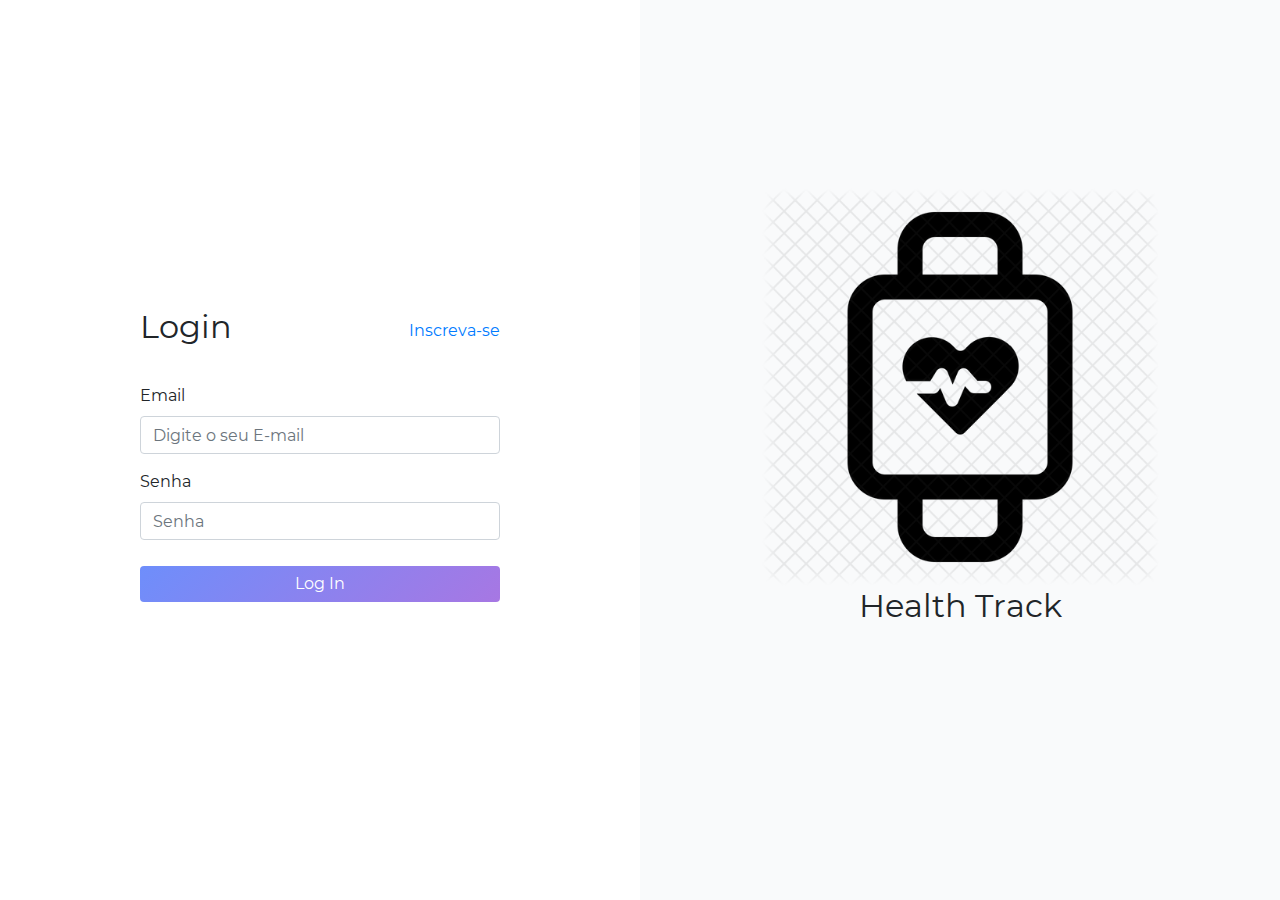
<file: index.html>
<!DOCTYPE html>
<html lang="pt-br">
<head>
	<meta charset="UTF-8">
	<meta name="viewport" content="width=device-width, initial-scale=1.0">
	<meta http-equiv="X-UA-Compatible" content="ie=edge">
	<link rel="stylesheet" href="css/all.css">
	<link rel="stylesheet" href="plugins/bootstrap/css/bootstrap.min.css">
	<link rel="stylesheet" href="plugins/fontawesome/css/all.min.css">	
	<title>Health Track</title>
</head>
<body>
	<div class="login">
		<div class="login-form">
			<div class="login-form-wrapper">
				<div class="login-title">
					<h2>Login</h2>
					<a href="views/register.html">Inscreva-se</a>
				</div>
				<form>
					<div class="form-group">
						<label for="email">Email</label>
						<input type="email" class="form-control" id="email" aria-describedby="emailHelp" placeholder="Digite o seu E-mail">
					</div>
					<div class="form-group">
						<label for="senha">Senha</label>
						<input type="password" class="form-control" id="senha" placeholder="Senha">
					</div>
					<button type="submit" class="btn">Log In</button>
				</form>
			</div>
		</div>
		<div class="banner-login">
			<img src="./images/health-tracker-1752610-1493060.png" alt="" >
			<h2>Health Track</h2>
		</div>
	</div>
	<script src="plugins/bootstrap/js/bootstrap.min.js"></script>
	<script src="plugins/fontawesome/js/all.min.js"></script>
	<script>
		let button = document.querySelector('form button.btn')
		button.addEventListener("click", () => {
			location.href = "views/dashboard.html"
		})
	</script>
</body>
</html>
</file>
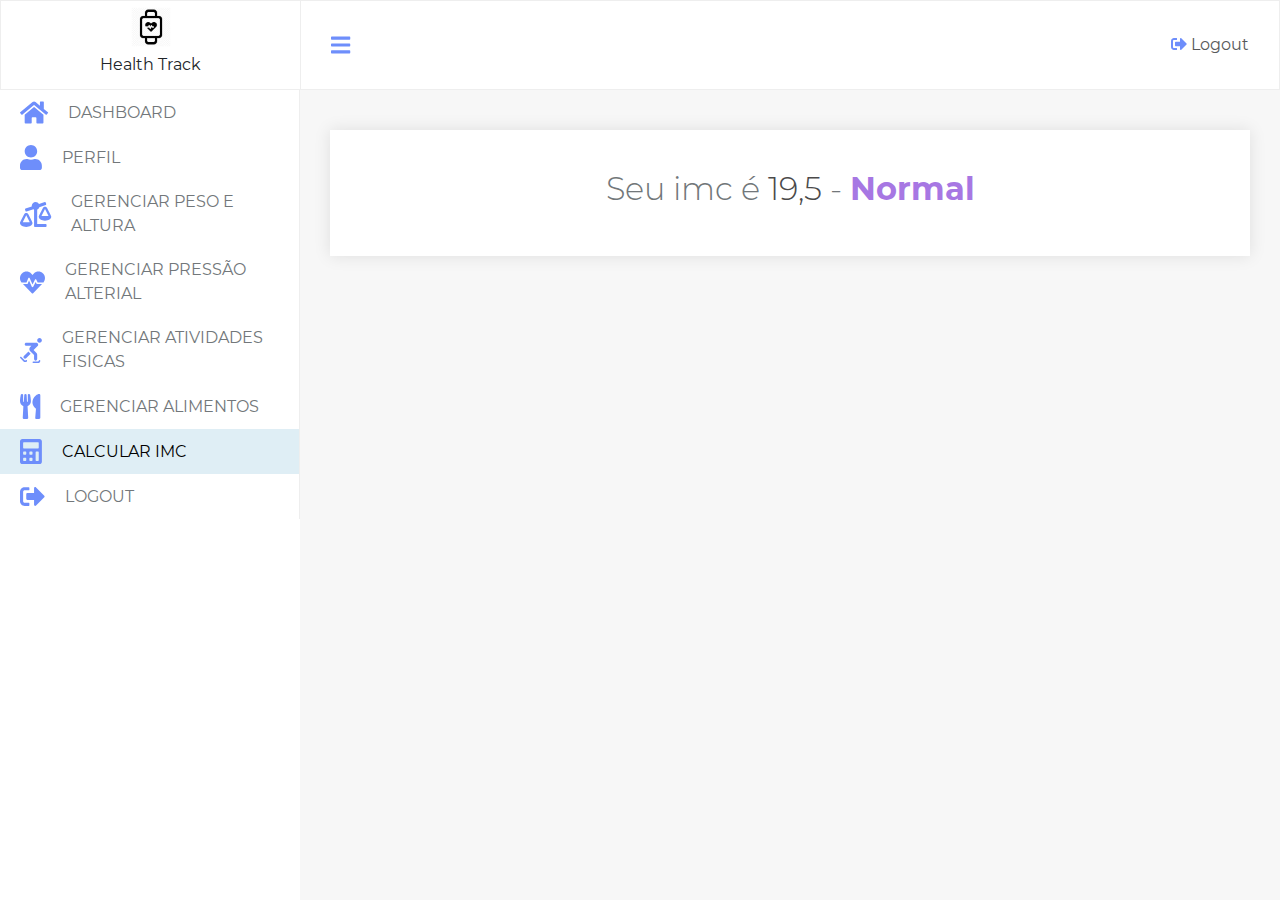
<file: views/calcularIMC.html>
<!DOCTYPE html>
<html lang="pt-br">
<head>
	<meta charset="UTF-8">
	<meta name="viewport" content="width=device-width, initial-scale=1.0">
	<meta http-equiv="X-UA-Compatible" content="ie=edge">
	<link rel="stylesheet" href="../css/all.css">
	<link rel="stylesheet" href="../plugins/bootstrap/css/bootstrap.min.css">
	<link rel="stylesheet" href="../plugins/fontawesome/css/all.min.css">	
	<title>Health Track</title>
</head>
<body>
  <div class="flex-dashboard">
    <sidebar id="sidebar">
      <div class="sidebar-title">
        <img src="../images/health-tracker-1752610-1493060.png" alt="Logo">
        <h2>Health Track</h2>
      </div>
      <div class="menu">
        <ul>
          <li>
            <i class="fas fa-home"></i>
            <a href="dashboard.html">Dashboard</a>
          </li>
          <li>
            <i class="fas fa-user"></i>
            <a href="perfil.html">Perfil</a>
          </li>
          <li>
            <i class="fas fa-balance-scale-left"></i>
            <a href="gerenciarPeso.html">Gerenciar Peso e Altura</a>
          </li>
          <li>
            <i class="fas fa-heartbeat"></i>
            <a href="gerenciarPressao.html">Gerenciar Pressão Alterial</a>
          </li>
          <li>
            <i class="fas fa-skating"></i>
            <a href="gerenciarAtividades.html">Gerenciar Atividades Fisicas</a>
          </li>
          <li>
            <i class="fas fa-utensils"></i>
            <a href="gerenciarAlimentos.html">Gerenciar Alimentos</a>
          </li>
          <li class="selected">
            <i class="fas fa-calculator"></i>
            <a href="calcularIMC.html">Calcular IMC</a>
          </li>
          <li class="sidebar_logout">
            <i class="fas fa-sign-out-alt"></i>
            <a href="../index.html">Logout</a>
          </li>
        </ul>
      </div>
    </sidebar>
    <main id="mainContent">
      <header>
        <i id="iconMenu" onclick="responsiveSidebar()" class="fas fa-bars"></i>
        <a href="../index.html"><i class="fas fa-sign-out-alt"></i> Logout</a>
      </header>
      <div class="main-content">
        <div class="imc-parent">
          <div class="imc">
            <h2>Seu imc é <span>19,5</span> - <span class="status-imc-desktop">Normal</span></h2>
            <span class="status-imc-mobile">Normal</span>
          </div>
        </div>
      </div>
    </main>
  </div>
	<script src="../plugins/bootstrap/js/bootstrap.min.js"></script>
  <script src="../plugins/fontawesome/js/all.min.js"></script>
  <script src="../js/menu.js"></script>
</body>
</html>
</file>
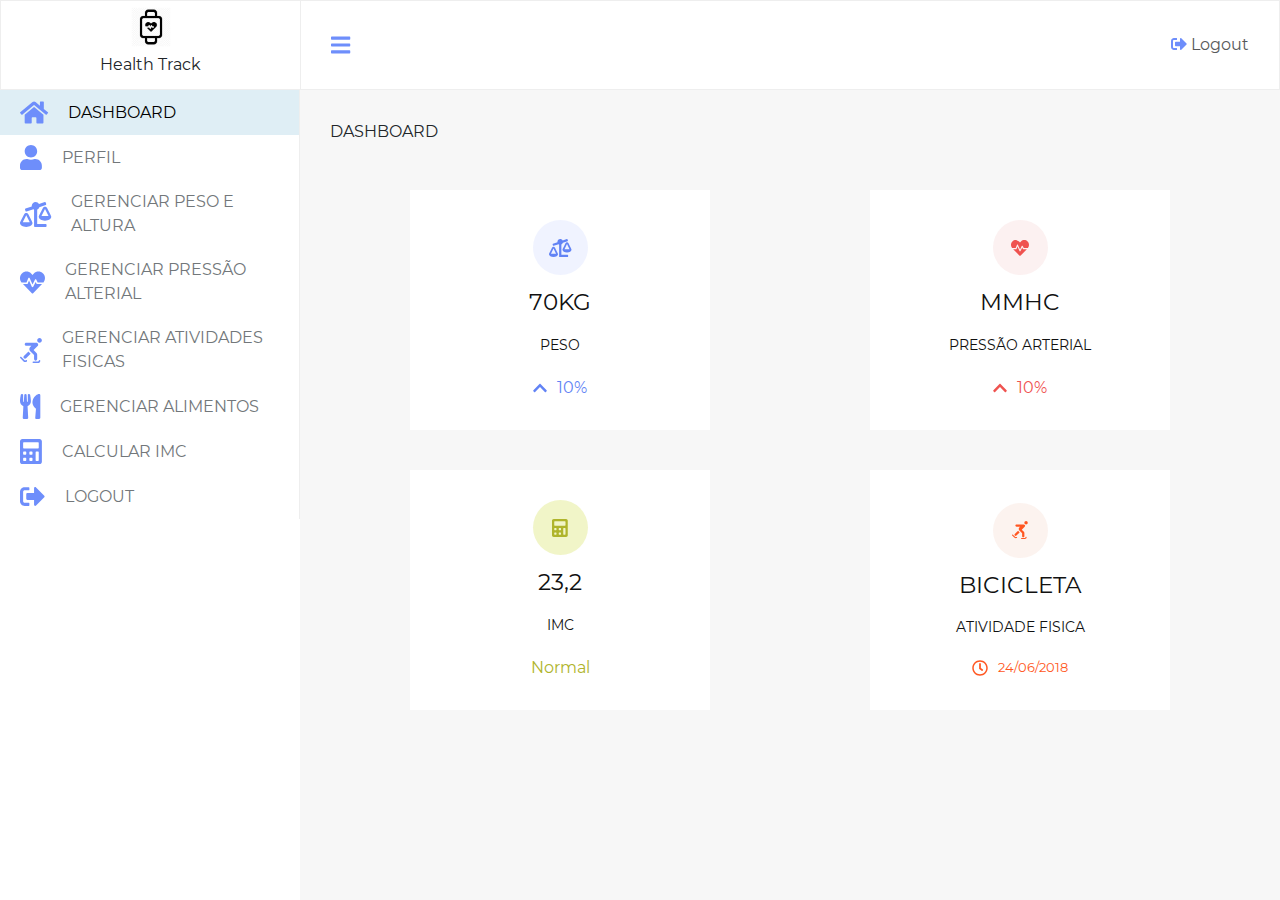
<file: views/dashboard.html>
<!DOCTYPE html>
<html lang="pt-br">
  <head>
    <meta charset="UTF-8">
    <meta name="viewport" content="width=device-width, initial-scale=1.0">
    <meta http-equiv="X-UA-Compatible" content="ie=edge">
    <link rel="stylesheet" href="../css/all.css">
    <link rel="stylesheet" href="../plugins/bootstrap/css/bootstrap.min.css">
    <link rel="stylesheet" href="../plugins/fontawesome/css/all.min.css">
    <title>Health Track</title>
  </head>
  <body>
    <div class="flex-dashboard">
      <sidebar id="sidebar">
        <div class="sidebar-title">
          <img src="../images/health-tracker-1752610-1493060.png" alt="Logo">
          <h2>Health Track</h2>
        </div>
        <div class="menu">
          <ul>
            <li class="selected">
              <i class="fas fa-home"></i>
              <a href="dashboard.html">Dashboard</a>
            </li>
            <li>
              <i class="fas fa-user"></i>
              <a href="perfil.html">Perfil</a>
            </li>
            <li>
              <i class="fas fa-balance-scale-left"></i>
              <a href="gerenciarPeso.html">Gerenciar Peso e Altura</a>
            </li>
            <li>
              <i class="fas fa-heartbeat"></i>
              <a href="gerenciarPressao.html">Gerenciar Pressão Alterial</a>
            </li>
            <li>
              <i class="fas fa-skating"></i>
              <a href="gerenciarAtividades.html">Gerenciar Atividades Fisicas</a>
            </li>
            <li>
              <i class="fas fa-utensils"></i>
              <a href="gerenciarAlimentos.html">Gerenciar Alimentos</a>
            </li>
            <li>
              <i class="fas fa-calculator"></i>
              <a href="calcularIMC.html">Calcular IMC</a>
            </li>
            <li class="sidebar_logout">
              <i class="fas fa-sign-out-alt"></i>
              <a href="../index.html">Logout</a>
            </li>
          </ul>
        </div>
      </sidebar>
      <main id="mainContent">
        <header>
          <i id="iconMenu" onclick="responsiveSidebar()" class="fas fa-bars"></i>
          <a href="../index.html"><i class="fas fa-sign-out-alt"></i> Logout</a>
        </header>
        <div class="main-content">
          <p>DASHBOARD</p>
          <div class="dashboard-content">
            <div class="dashboard-flex-parent">
              <div class="dashboard-box">
                <div class="dashboard-box-wrapper">
                  <div class="box-icon box-weight">
                    <i class="fas fa-balance-scale-left"></i>
                  </div>
                  <div class="value">70KG</div>
                  <div class="type">Peso</div>
                  <div class="box-value-percentual box-value-weight">
                    <i class="fas fa-chevron-up"></i>
                    <span>10%</span>
                  </div>
                </div>
              </div>
              <div class="dashboard-box">
                <div class="dashboard-box-wrapper">
                  <div class="box-icon box-pressure">
                    <i class="fas fa-heartbeat"></i>
                  </div>
                  <div class="value">MMHC</div>
                  <div class="type">Pressão Arterial</div>
                  <div class="box-value-percentual box-value-pressure">
                    <i class="fas fa-chevron-up"></i>
                    <span>10%</span>
                  </div>
                </div>
              </div>
              <div class="dashboard-box">
                <div class="dashboard-box-wrapper">
                  <div class="box-icon box-imc">
                    <i class="fas fa-calculator"></i>
                  </div>
                  <div class="value">23,2</div>
                  <div class="type">IMC</div>
                  <div class="box-value-percentual box-value-imc">
                    <span>Normal</span>
                  </div>
                </div>
              </div>
              <div class="dashboard-box">
                <div class="dashboard-box-wrapper">
                  <div class="box-icon box-workout">
                    <i class="fas fa-skating"></i>
                  </div>
                  <div class="value">Bicicleta</div>
                  <div class="type">Atividade Fisica</div>
                  <div class="box-value-percentual box-value-workout">
                    <i class="far fa-clock"></i>
                    <span>24/06/2018</span>
                  </div>
                </div>
              </div>
            </div>
          </div>
        </div>
      </main>
    </div>
    <script src="../plugins/bootstrap/js/bootstrap.min.js"></script>
    <script src="../plugins/fontawesome/js/all.min.js"></script>
    <script src="../js/menu.js"></script>
  </body>
</html>
</file>
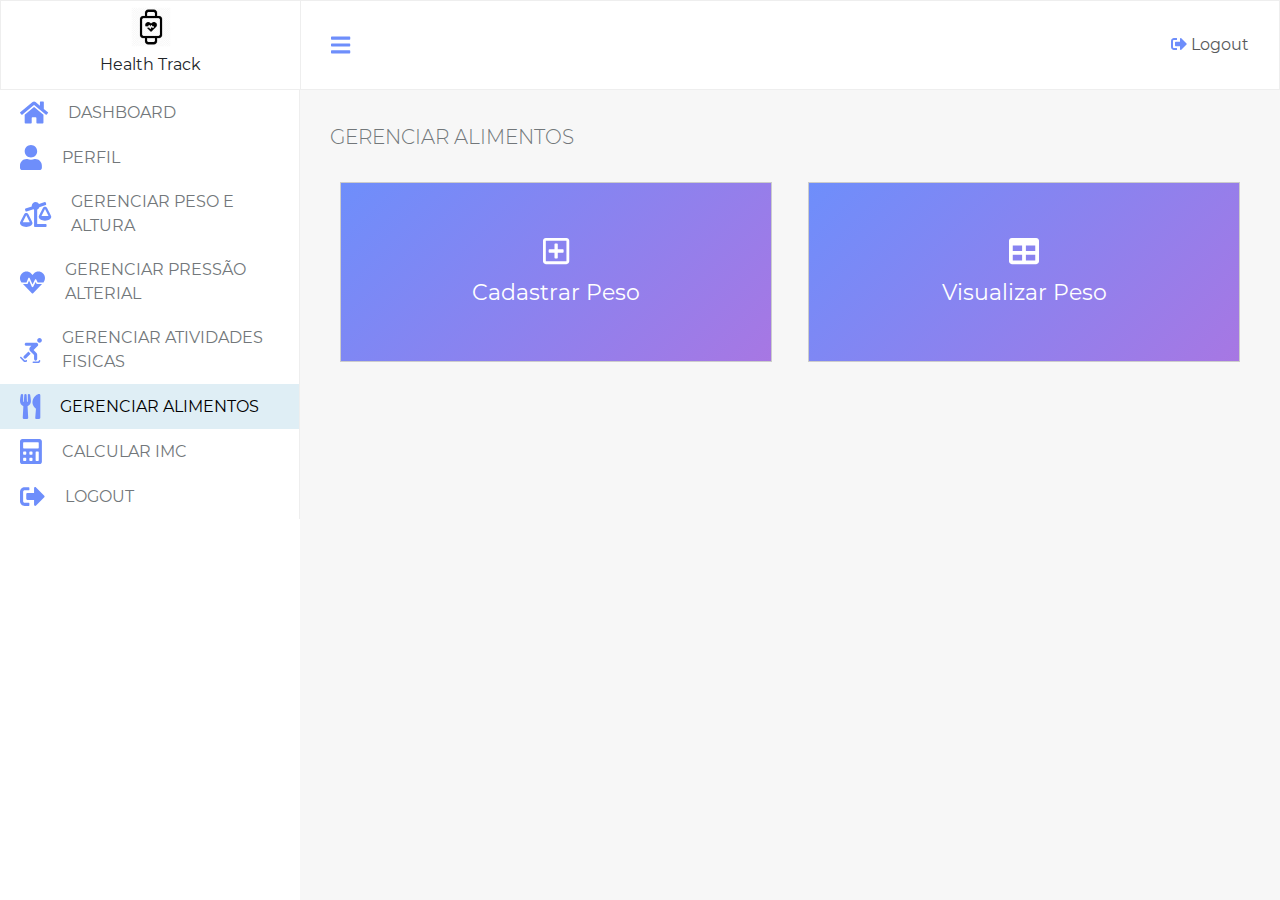
<file: views/gerenciarAlimentos.html>
<!DOCTYPE html>
<html lang="pt-br">
<head>
	<meta charset="UTF-8">
	<meta name="viewport" content="width=device-width, initial-scale=1.0">
	<meta http-equiv="X-UA-Compatible" content="ie=edge">
	<link rel="stylesheet" href="../css/all.css">
	<link rel="stylesheet" href="../plugins/bootstrap/css/bootstrap.min.css">
	<link rel="stylesheet" href="../plugins/fontawesome/css/all.min.css">	
	<title>Health Track</title>
</head>
<body>
  <div class="flex-dashboard">
    <sidebar id="sidebar">
      <div class="sidebar-title">
        <img src="../images/health-tracker-1752610-1493060.png" alt="Logo">
        <h2>Health Track</h2>
      </div>
      <div class="menu">
        <ul>
          <li>
            <i class="fas fa-home"></i>
            <a href="dashboard.html">Dashboard</a>
          </li>
          <li>
            <i class="fas fa-user"></i>
            <a href="perfil.html">Perfil</a>
          </li>
          <li>
            <i class="fas fa-balance-scale-left"></i>
            <a href="gerenciarPeso.html">Gerenciar Peso e Altura</a>
          </li>
          <li>
            <i class="fas fa-heartbeat"></i>
            <a href="gerenciarPressao.html">Gerenciar Pressão Alterial</a>
          </li>
          <li>
            <i class="fas fa-skating"></i>
            <a href="gerenciarAtividades.html">Gerenciar Atividades Fisicas</a>
          </li>
          <li class="selected">
            <i class="fas fa-utensils"></i>
            <a href="gerenciarAlimentos.html">Gerenciar Alimentos</a>
          </li>
          <li>
            <i class="fas fa-calculator"></i>
            <a href="calcularIMC.html">Calcular IMC</a>
          </li>
          <li class="sidebar_logout">
            <i class="fas fa-sign-out-alt"></i>
            <a href="../index.html">Logout</a>
          </li>
        </ul>
      </div>
    </sidebar>
    <main id="mainContent">
      <header>
        <i id="iconMenu" onclick="responsiveSidebar()" class="fas fa-bars"></i>
        <a href="../index.html"><i class="fas fa-sign-out-alt"></i> Logout</a>
      </header>
      <div class="main-content">
        <div class="main-content-title">
          <h2>Gerenciar Alimentos<h2>
        </div>
        <div class="panel-row">
          <button class="panel panel-50" a-view="cadastrarAlimentos" a-folder="alimentos" onclick="fetchContent(this)" >
            <i class="far fa-plus-square"></i>
            Cadastrar Peso
          </button>
          <button class="panel panel-50" a-view="visualizarAlimentos" a-folder="alimentos" onclick="fetchContent(this)">
            <i class="fas fa-table"></i>
            Visualizar Peso
          </button>
        </div>
        <div class="content" id="ajax-content">
        </div>
      </div>
    </main>
  </div>
	<script src="../plugins/bootstrap/js/bootstrap.min.js"></script>
  <script src="../plugins/fontawesome/js/all.min.js"></script>
  <script src="../js/ajax.js"></script>
  <script src="../js/menu.js"></script>
</body>
</html>
</file>
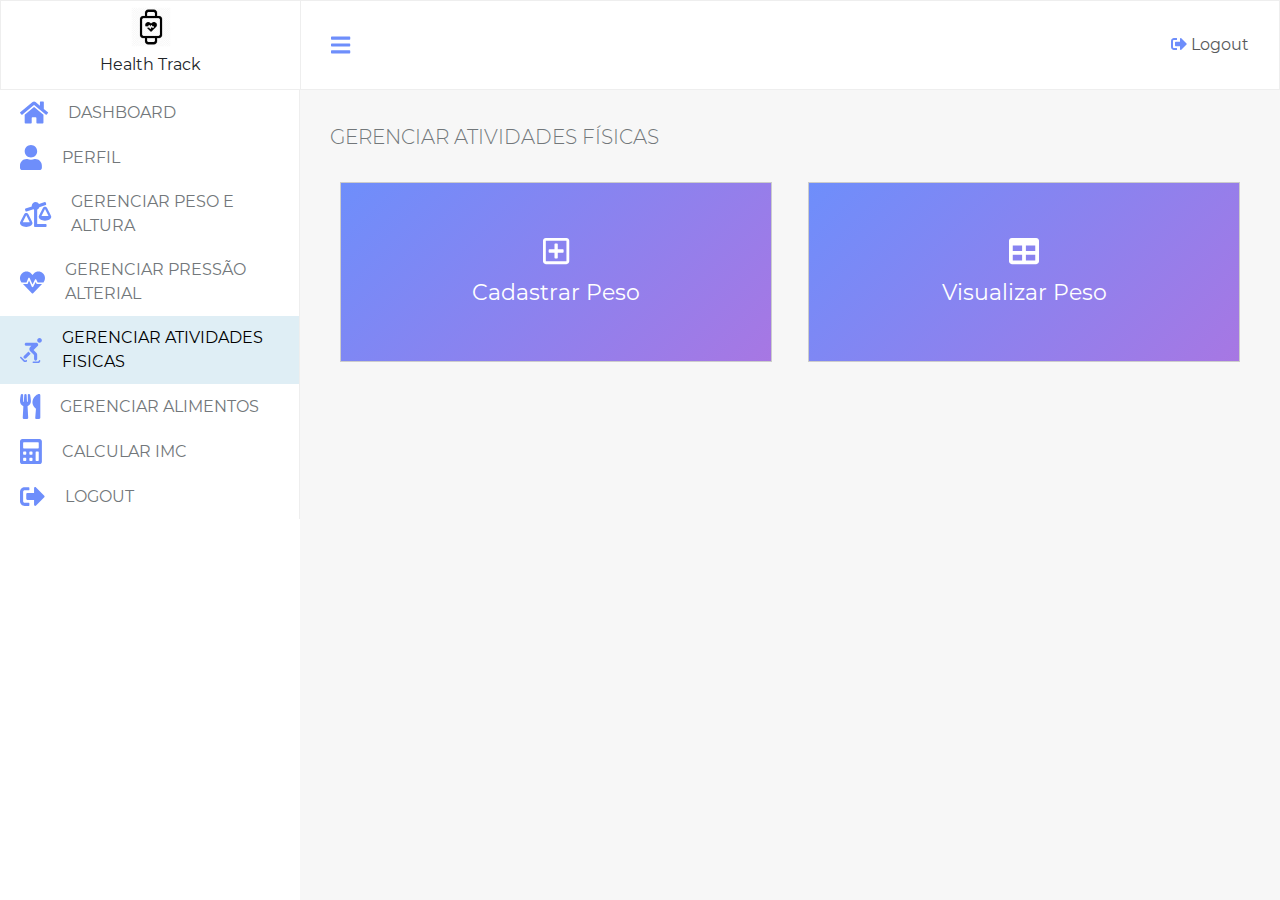
<file: views/gerenciarAtividades.html>
<!DOCTYPE html>
<html lang="pt-br">
<head>
	<meta charset="UTF-8">
	<meta name="viewport" content="width=device-width, initial-scale=1.0">
	<meta http-equiv="X-UA-Compatible" content="ie=edge">
	<link rel="stylesheet" href="../css/all.css">
	<link rel="stylesheet" href="../plugins/bootstrap/css/bootstrap.min.css">
	<link rel="stylesheet" href="../plugins/fontawesome/css/all.min.css">	
	<title>Health Track</title>
</head>
<body>
  <div class="flex-dashboard">
    <sidebar id="sidebar">
      <div class="sidebar-title">
        <img src="../images/health-tracker-1752610-1493060.png" alt="Logo">
        <h2>Health Track</h2>
      </div>
      <div class="menu">
        <ul>
          <li>
            <i class="fas fa-home"></i>
            <a href="dashboard.html">Dashboard</a>
          </li>
          <li>
            <i class="fas fa-user"></i>
            <a href="perfil.html">Perfil</a>
          </li>
          <li>
            <i class="fas fa-balance-scale-left"></i>
            <a href="gerenciarPeso.html">Gerenciar Peso e Altura</a>
          </li>
          <li>
            <i class="fas fa-heartbeat"></i>
            <a href="gerenciarPressao.html">Gerenciar Pressão Alterial</a>
          </li>
          <li class="selected">
            <i class="fas fa-skating"></i>
            <a href="gerenciarAtividades.html">Gerenciar Atividades Fisicas</a>
          </li>
          <li>
            <i class="fas fa-utensils"></i>
            <a href="gerenciarAlimentos.html">Gerenciar Alimentos</a>
          </li>
          <li>
            <i class="fas fa-calculator"></i>
            <a href="calcularIMC.html">Calcular IMC</a>
          </li>
          <li class="sidebar_logout">
            <i class="fas fa-sign-out-alt"></i>
            <a href="../index.html">Logout</a>
          </li>
        </ul>
      </div>
    </sidebar>
    <main id="mainContent">
      <header>
        <i id="iconMenu" onclick="responsiveSidebar()" class="fas fa-bars"></i>
        <a href="../index.html"><i class="fas fa-sign-out-alt"></i> Logout</a>
      </header>
      <div class="main-content">
        <div class="main-content-title">
          <h2>Gerenciar Atividades Físicas<h2>
        </div>
        <div class="panel-row">
          <button class="panel panel-50" a-view="cadastrarAtividades" a-folder="atividades" onclick="fetchContent(this)" >
            <i class="far fa-plus-square"></i>
            Cadastrar Peso
          </button>
          <button class="panel panel-50" a-view="visualizarAtividades" a-folder="atividades" onclick="fetchContent(this)">
            <i class="fas fa-table"></i>
            Visualizar Peso
          </button>
        </div>
        <div class="content" id="ajax-content">
        </div>
      </div>
    </main>
  </div>
	<script src="../plugins/bootstrap/js/bootstrap.min.js"></script>
  <script src="../plugins/fontawesome/js/all.min.js"></script>
  <script src="../js/ajax.js"></script>
  <script src="../js/menu.js"></script>
</body>
</html>
</file>
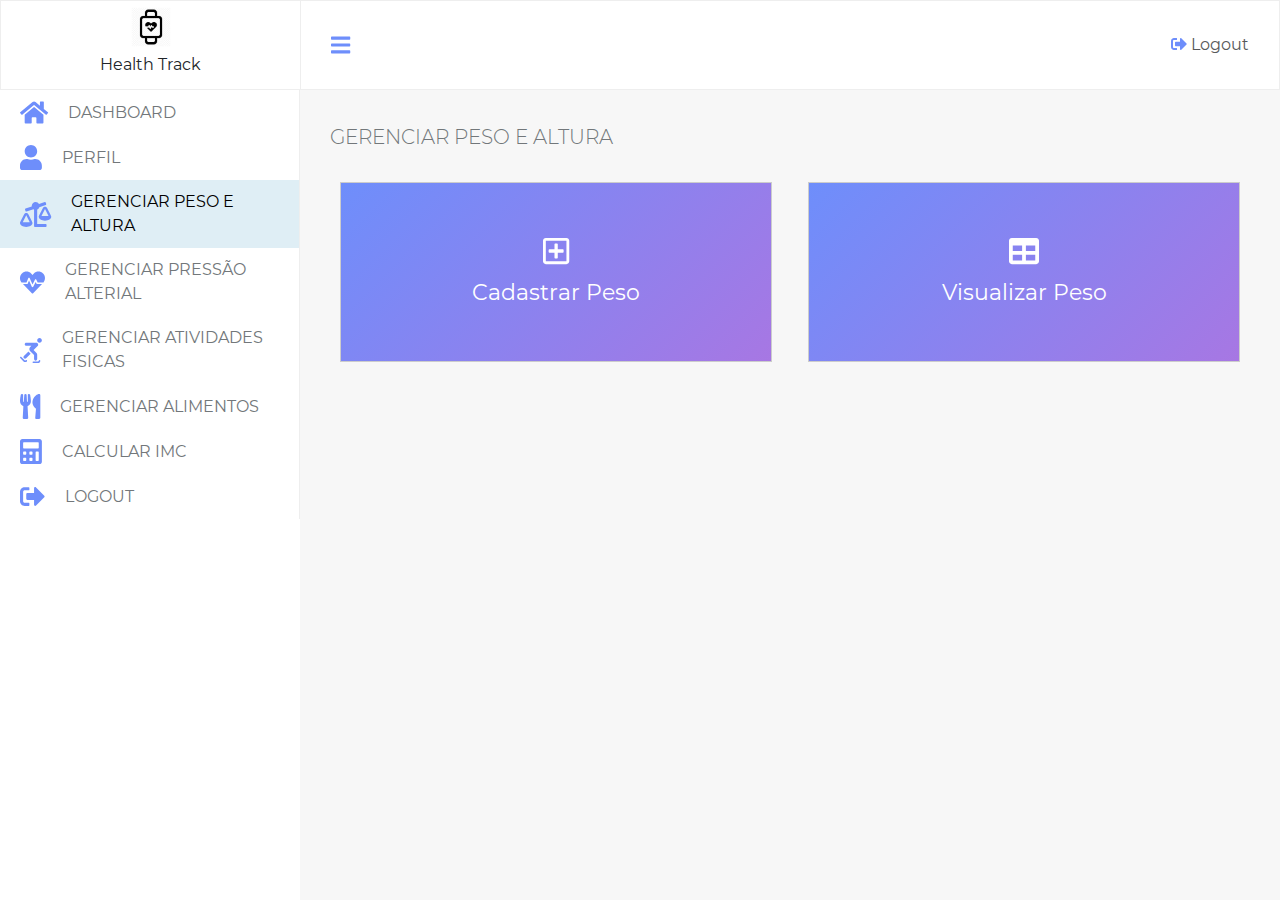
<file: views/gerenciarPeso.html>
<!DOCTYPE html>
<html lang="pt-br">
<head>
	<meta charset="UTF-8">
	<meta name="viewport" content="width=device-width, initial-scale=1.0">
	<meta http-equiv="X-UA-Compatible" content="ie=edge">
	<link rel="stylesheet" href="../css/all.css">
	<link rel="stylesheet" href="../plugins/bootstrap/css/bootstrap.min.css">
	<link rel="stylesheet" href="../plugins/fontawesome/css/all.min.css">	
	<title>Health Track</title>
</head>
<body>
  <div class="flex-dashboard">
    <sidebar id="sidebar">
      <div class="sidebar-title">
        <img src="../images/health-tracker-1752610-1493060.png" alt="Logo">
        <h2>Health Track</h2>
      </div>
      <div class="menu">
        <ul>
          <li>
            <i class="fas fa-home"></i>
            <a href="dashboard.html">Dashboard</a>
          </li>
          <li>
            <i class="fas fa-user"></i>
            <a href="perfil.html">Perfil</a>
          </li>
          <li class="selected">
            <i class="fas fa-balance-scale-left"></i>
            <a href="gerenciarPeso.html">Gerenciar Peso e Altura</a>
          </li>
          <li>
            <i class="fas fa-heartbeat"></i>
            <a href="gerenciarPressao.html">Gerenciar Pressão Alterial</a>
          </li>
          <li>
            <i class="fas fa-skating"></i>
            <a href="gerenciarAtividades.html">Gerenciar Atividades Fisicas</a>
          </li>
          <li>
            <i class="fas fa-utensils"></i>
            <a href="gerenciarAlimentos.html">Gerenciar Alimentos</a>
          </li>
          <li>
            <i class="fas fa-calculator"></i>
            <a href="calcularIMC.html">Calcular IMC</a>
          </li>
          <li class="sidebar_logout">
            <i class="fas fa-sign-out-alt"></i>
            <a href="../index.html">Logout</a>
          </li>
        </ul>
      </div>
    </sidebar>
    <main id="mainContent">
      <header>
        <i id="iconMenu" onclick="responsiveSidebar()" class="fas fa-bars"></i>
        <a href="../index.html"><i class="fas fa-sign-out-alt"></i> Logout</a>
      </header>
      <div class="main-content">
        <div class="main-content-title">
          <h2>Gerenciar Peso e Altura<h2>
        </div>
        <div class="panel-row">
          <button class="panel panel-50" a-view="cadastrarPeso" a-folder="peso" onclick="fetchContent(this)" >
            <i class="far fa-plus-square"></i>
            Cadastrar Peso
          </button>
          <button class="panel panel-50" a-view="visualizarPeso" a-folder="peso" onclick="fetchContent(this)">
            <i class="fas fa-table"></i>
            Visualizar Peso
          </button>
        </div>
        <div class="content" id="ajax-content">
        </div>
      </div>
    </main>
  </div>
	<script src="../plugins/bootstrap/js/bootstrap.min.js"></script>
  <script src="../plugins/fontawesome/js/all.min.js"></script>
  <script src="../js/ajax.js"></script>
  <script src="../js/menu.js"></script>
</body>
</html>
</file>
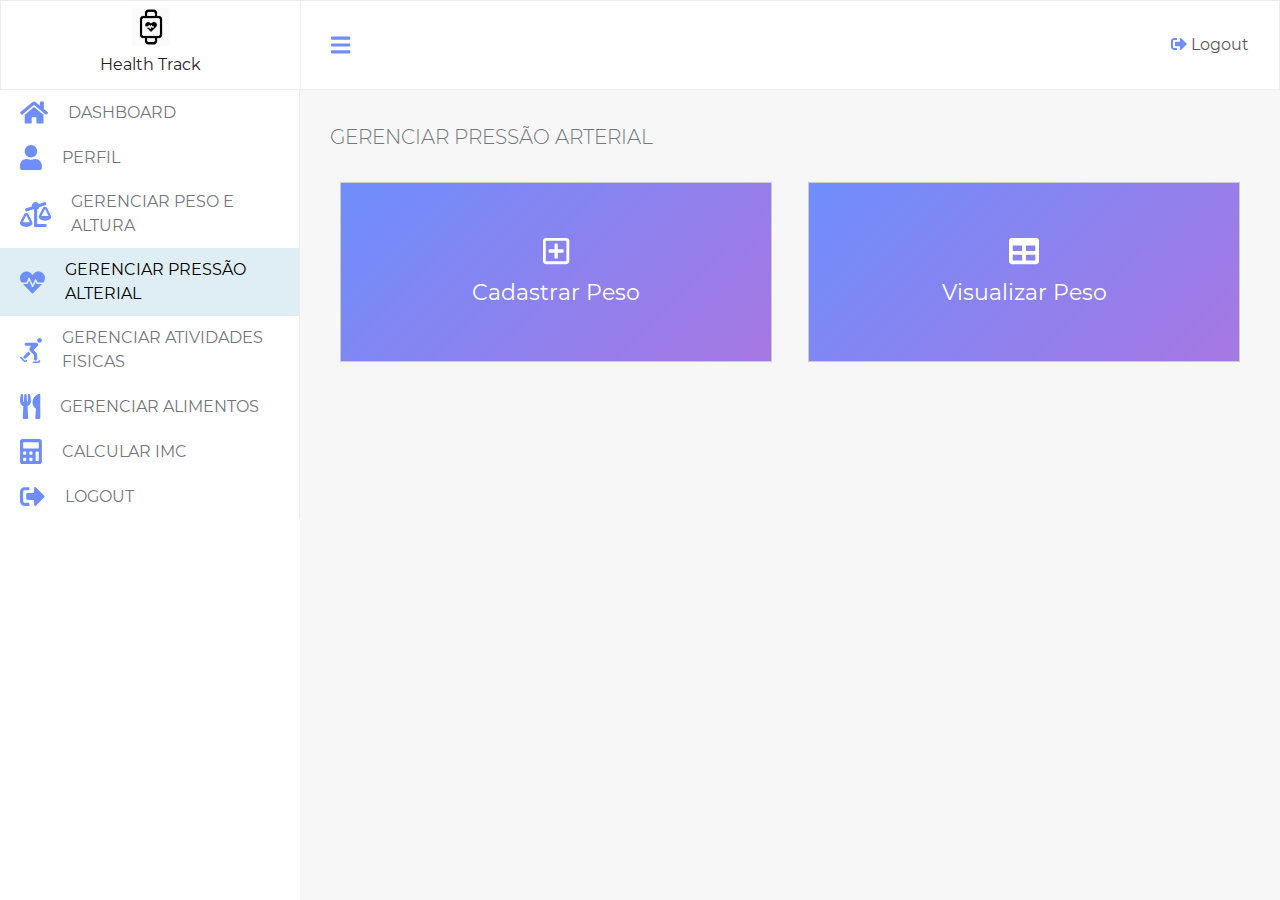
<file: views/gerenciarPressao.html>
<!DOCTYPE html>
<html lang="pt-br">
<head>
	<meta charset="UTF-8">
	<meta name="viewport" content="width=device-width, initial-scale=1.0">
	<meta http-equiv="X-UA-Compatible" content="ie=edge">
	<link rel="stylesheet" href="../css/all.css">
	<link rel="stylesheet" href="../plugins/bootstrap/css/bootstrap.min.css">
	<link rel="stylesheet" href="../plugins/fontawesome/css/all.min.css">	
	<title>Health Track</title>
</head>
<body>
  <div class="flex-dashboard">
    <sidebar id="sidebar">
      <div class="sidebar-title">
        <img src="../images/health-tracker-1752610-1493060.png" alt="Logo">
        <h2>Health Track</h2>
      </div>
      <div class="menu">
        <ul>
          <li>
            <i class="fas fa-home"></i>
            <a href="dashboard.html">Dashboard</a>
          </li>
          <li>
            <i class="fas fa-user"></i>
            <a href="perfil.html">Perfil</a>
          </li>
          <li>
            <i class="fas fa-balance-scale-left"></i>
            <a href="gerenciarPeso.html">Gerenciar Peso e Altura</a>
          </li>
          <li class="selected">
            <i class="fas fa-heartbeat"></i>
            <a href="gerenciarPressao.html">Gerenciar Pressão Alterial</a>
          </li>
          <li>
            <i class="fas fa-skating"></i>
            <a href="gerenciarAtividades.html">Gerenciar Atividades Fisicas</a>
          </li>
          <li>
            <i class="fas fa-utensils"></i>
            <a href="gerenciarAlimentos.html">Gerenciar Alimentos</a>
          </li>
          <li>
            <i class="fas fa-calculator"></i>
            <a href="calcularIMC.html">Calcular IMC</a>
          </li>
          <li class="sidebar_logout">
            <i class="fas fa-sign-out-alt"></i>
            <a href="../index.html">Logout</a>
          </li>
        </ul>
      </div>
    </sidebar>
    <main id="mainContent">
      <header>
        <i id="iconMenu" onclick="responsiveSidebar()" class="fas fa-bars"></i>
        <a href="../index.html"><i class="fas fa-sign-out-alt"></i> Logout</a>
      </header>
      <div class="main-content">
        <div class="main-content-title">
          <h2>Gerenciar Pressão Arterial<h2>
        </div>
        <div class="panel-row">
          <button class="panel panel-50" a-view="cadastrarPressao" a-folder="pressao" onclick="fetchContent(this)" >
            <i class="far fa-plus-square"></i>
            Cadastrar Peso
          </button>
          <button class="panel panel-50" a-view="visualizarPressao" a-folder="pressao" onclick="fetchContent(this)">
            <i class="fas fa-table"></i>
            Visualizar Peso
          </button>
        </div>
        <div class="content" id="ajax-content">
        </div>
      </div>
    </main>
  </div>
	<script src="../plugins/bootstrap/js/bootstrap.min.js"></script>
  <script src="../plugins/fontawesome/js/all.min.js"></script>
  <script src="../js/ajax.js"></script>
  <script src="../js/menu.js"></script>
</body>
</html>
</file>
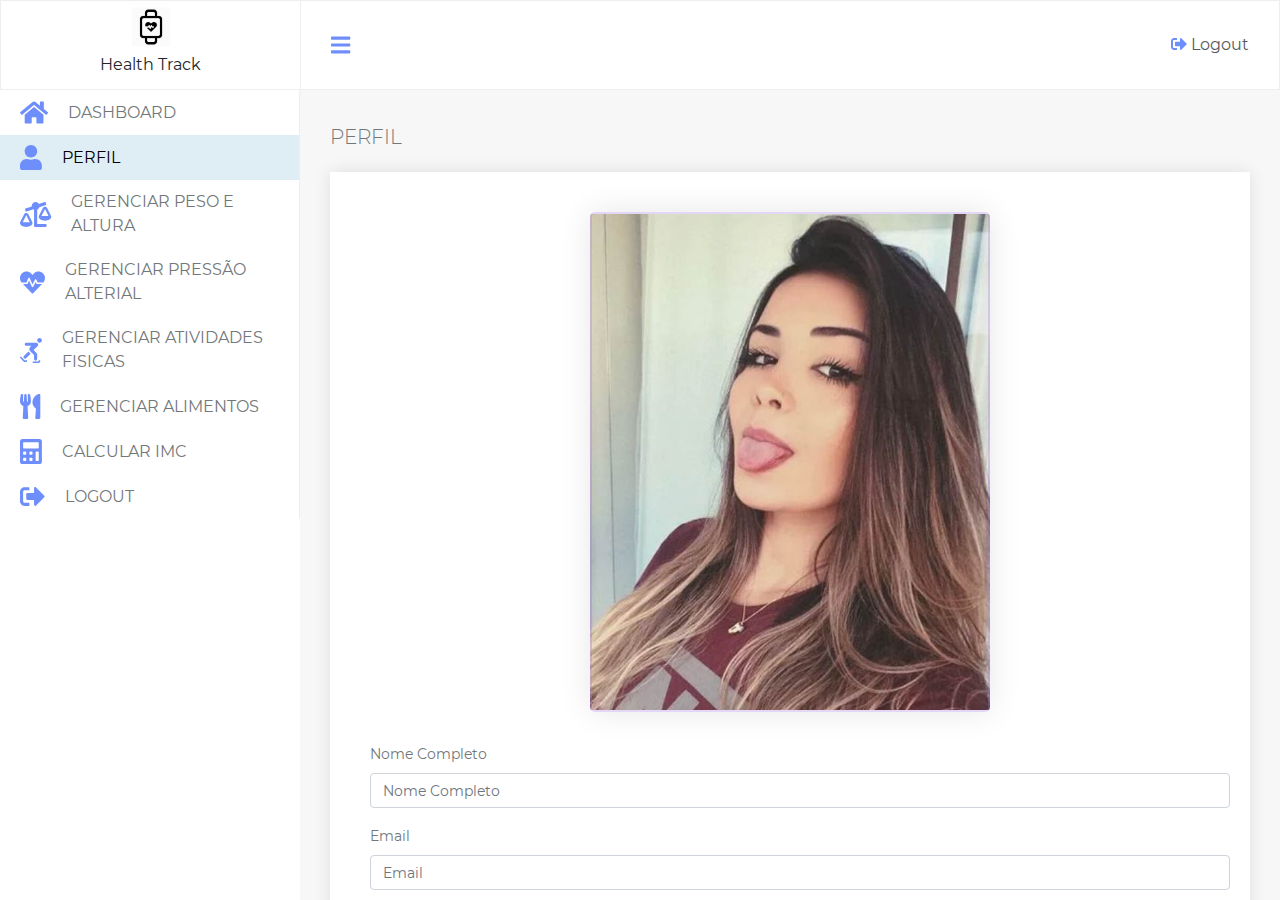
<file: views/perfil.html>
<!DOCTYPE html>
<html lang="pt-br">
<head>
	<meta charset="UTF-8">
	<meta name="viewport" content="width=device-width, initial-scale=1.0">
	<meta http-equiv="X-UA-Compatible" content="ie=edge">
	<link rel="stylesheet" href="../css/all.css">
	<link rel="stylesheet" href="../plugins/bootstrap/css/bootstrap.min.css">
	<link rel="stylesheet" href="../plugins/fontawesome/css/all.min.css">	
	<title>Health Track</title>
</head>
<body>
  <div class="flex-dashboard">
    <sidebar id="sidebar">
      <div class="sidebar-title">
        <img src="../images/health-tracker-1752610-1493060.png" alt="Logo">
        <h2>Health Track</h2>
      </div>
      <div class="menu">
        <ul>
          <li>
            <i class="fas fa-home"></i>
            <a href="dashboard.html">Dashboard</a>
          </li>
          <li class="selected">
            <i class="fas fa-user"></i>
            <a href="perfil.html">Perfil</a>
          </li>
          <li>
            <i class="fas fa-balance-scale-left"></i>
            <a href="gerenciarPeso.html">Gerenciar Peso e Altura</a>
          </li>
          <li>
            <i class="fas fa-heartbeat"></i>
            <a href="gerenciarPressao.html">Gerenciar Pressão Alterial</a>
          </li>
          <li>
            <i class="fas fa-skating"></i>
            <a href="gerenciarAtividades.html">Gerenciar Atividades Fisicas</a>
          </li>
          <li>
            <i class="fas fa-utensils"></i>
            <a href="gerenciarAlimentos.html">Gerenciar Alimentos</a>
          </li>
          <li>
            <i class="fas fa-calculator"></i>
            <a href="calcularIMC.html">Calcular IMC</a>
          </li>
          <li class="sidebar_logout">
            <i class="fas fa-sign-out-alt"></i>
            <a href="../index.html">Logout</a>
          </li>
        </ul>
      </div>
    </sidebar>
    <main>
      <header>
        <i id="iconMenu" onclick="responsiveSidebar()" class="fas fa-bars"></i>
        <a href="../index.html"><i class="fas fa-sign-out-alt"></i> Logout</a>
      </header>
      <div class="main-content">
        <div class="main-content-title">
          <h2>Perfil</h2>
        </div>
        <div class="perfil-parent">
          <div class="perfil">
            <div class="perfil-img">
              <div class="img">

              </div>
            </div>
            <div class="perfil-form">
              <form>
                <div class="form-group">
                  <label for="name">Nome Completo</label>
                  <input type="text" class="form-control" id="name" placeholder="Nome Completo">
                </div>
                <div class="form-group">
                  <label for="email">Email</label>
                  <input type="email" class="form-control" id="email" placeholder="Email">
                </div>
                <div class="form-group">
                  <label for="idade">Idade</label>
                  <input type="text" class="form-control" id="idade" placeholder="Idade">
                </div>
                <div class="form-group">
                  <label for="genre">Gênero</label>
                  <select class="form-control" id="genre">
                    <option>Masculino</option>
                    <option>Feminino</option>
                  </select>
                </div>
                <div class="form-group">
                  <label for="password">Senha</label>
                  <input type="password" class="form-control" id="password" placeholder="Senha">
                </div>
                <div class="custom-file">
                  <input type="file" class="custom-file-input" id="customFile">
                  <label class="custom-file-label" for="customFile">Choose file</label>
                </div>
                <button type="submit" class="btn">Salvar</button>
              </form>
            </div>
          </div>
        </div>
      </div>
    </main>
  </div>
	<script src="../plugins/bootstrap/js/bootstrap.min.js"></script>
  <script src="../plugins/fontawesome/js/all.min.js"></script>
  <script src="../js/menu.js"></script>
</body>
</html>
</file>
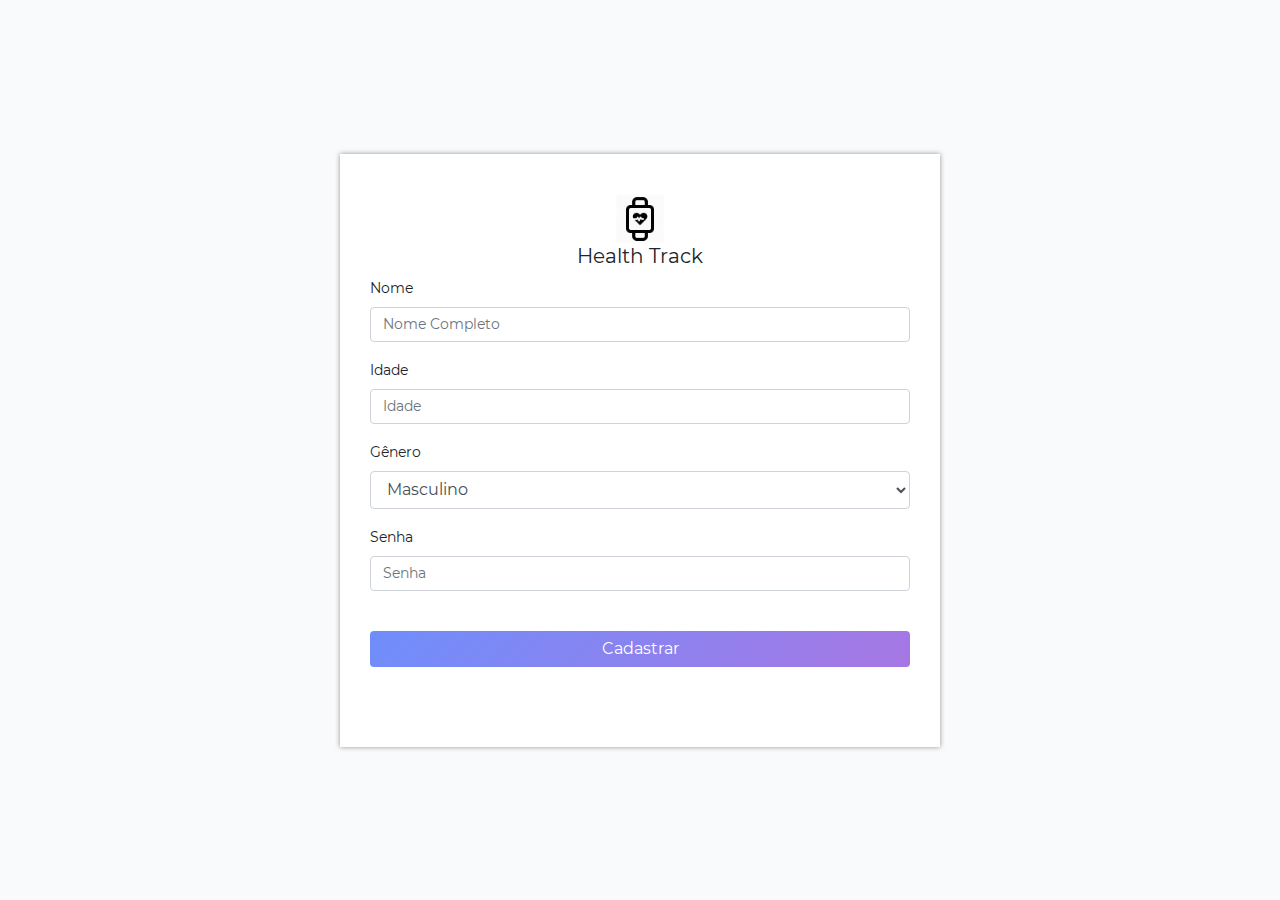
<file: views/register.html>
<!DOCTYPE html>
<html lang="pt-br">
<head>
	<meta charset="UTF-8">
	<meta name="viewport" content="width=device-width, initial-scale=1.0">
	<meta http-equiv="X-UA-Compatible" content="ie=edge">
	<link rel="stylesheet" href="../css/all.css">
	<link rel="stylesheet" href="../plugins/bootstrap/css/bootstrap.min.css">
	<link rel="stylesheet" href="../plugins/fontawesome/css/all.min.css">	
	<title>Health Track</title>
</head>
<body>
  <div class="register-parent">
    <div class="register">
      <div class="register-title">
        <img src="../images/health-tracker-1752610-1493060.png" alt="Logo">
        <h2>Health Track</h2>
      </div>
      <form>
        <div class="form-group">
          <label for="name">Nome</label>
          <input type="text" class="form-control" id="name" placeholder="Nome Completo">
        </div>
        <div class="form-group">
          <label for="age">Idade</label>
          <input type="text" class="form-control" id="age" placeholder="Idade">
        </div>
        <div class="form-group">
          <label for="genre">Gênero</label>
          <select class="form-control" id="genre">
            <option>Masculino</option>
            <option>Feminino</option>
          </select>
        </div>
        <div class="form-group">
          <label for="exampleInputPassword1">Senha</label>
          <input type="password" class="form-control" id="exampleInputPassword1" placeholder="Senha">
        </div>
        <button type="submit" onclick="register()" class="btn">Cadastrar</button>
      </form>
    </div>
  </div>
	<script src="../plugins/bootstrap/js/bootstrap.min.js"></script>
  <script src="../plugins/fontawesome/js/all.min.js"></script>
  <script>
    function register() {
      window.location.href = '/index.html';
      event.preventDefault();
    }
  </script>
</body>
</html>
</file>
<file: css/all.css>
@import 'fonts.css';
@import 'reset.css';
@import 'login.css';
@import 'register.css';
@import 'sidebar.css';
@import 'header.css';
@import 'main.css';
@import 'perfil.css';
</file>
